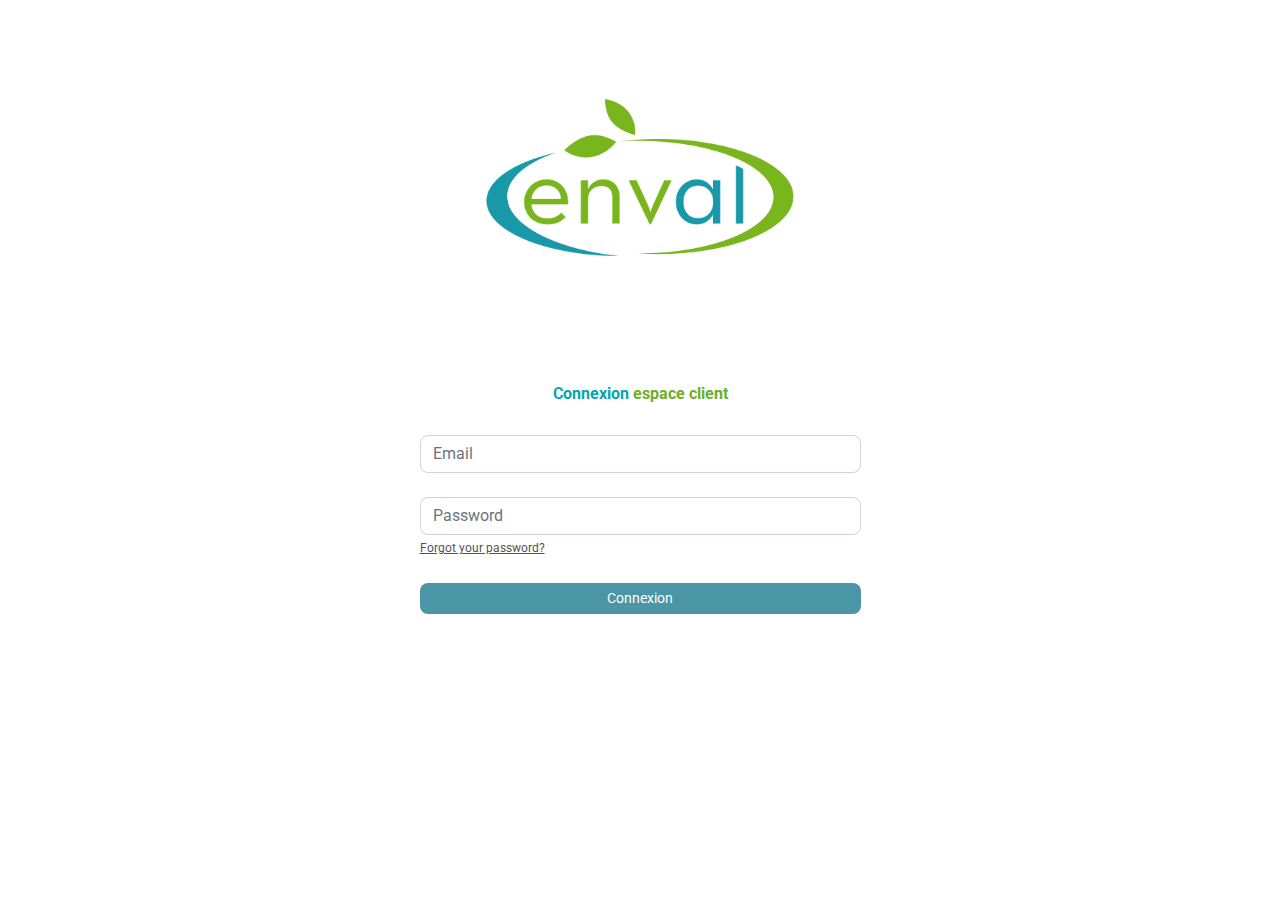
<file: index.html>
<!DOCTYPE html>
<html lang="en">

<head>
    <meta charset="UTF-8">
    <meta http-equiv="X-UA-Compatible" content="IE=edge">
    <meta name="viewport" content="width=device-width, initial-scale=1.0">
    <link href="https://cdn.jsdelivr.net/npm/bootstrap@5.0.2/dist/css/bootstrap.min.css" rel="stylesheet"
        integrity="sha384-EVSTQN3/azprG1Anm3QDgpJLIm9Nao0Yz1ztcQTwFspd3yD65VohhpuuCOmLASjC" crossorigin="anonymous">
    <link rel="stylesheet" href="./css/bootstrap.min.css">
    <link
        href="https://fonts.googleapis.com/css2?family=Bai+Jamjuree:wght@400;600&family=DM+Sans:wght@400;700&family=Roboto:wght@100&display=swap"
        rel="stylesheet">
    <link rel="stylesheet" href="styles.css">
    <title>Connexion</title>
</head>

<body>

    <div class="container  mt-5">
        <header>
            <div class=" " >
                <img src="images/inval.png" style="width: 40%;" alt="logo enval" id="logo">
            <p ><strong><span class="blue">Connexion</span> <span class="green"> espace client</span></strong></p>
            </div>
            
        </header>

        
        <div class="container text-center col-5">
            <form class="">

                <div class="text-center ">
                    <input class="form-control  rounded-3" type="text" placeholder="Email"
                        aria-label=" example">
                </div>

                <div class=" mt-4 text-center "><input class="form-control  rounded-3" type="text"
                        placeholder="Password" aria-label=" example">
                    <div class="text-start">
                    <span><a href="htt" class="">Forgot your password?</a></span>
                    </div>
                </div>
                <div class="d-grid text-center">
                    <button class="btn mt-4 btn-sm rounded-3" type="button"><a href="dashe.html">Connexion</a></button>

                </div>

            </form>
        </div>


    </div>
    
</body>

</html>
</file>
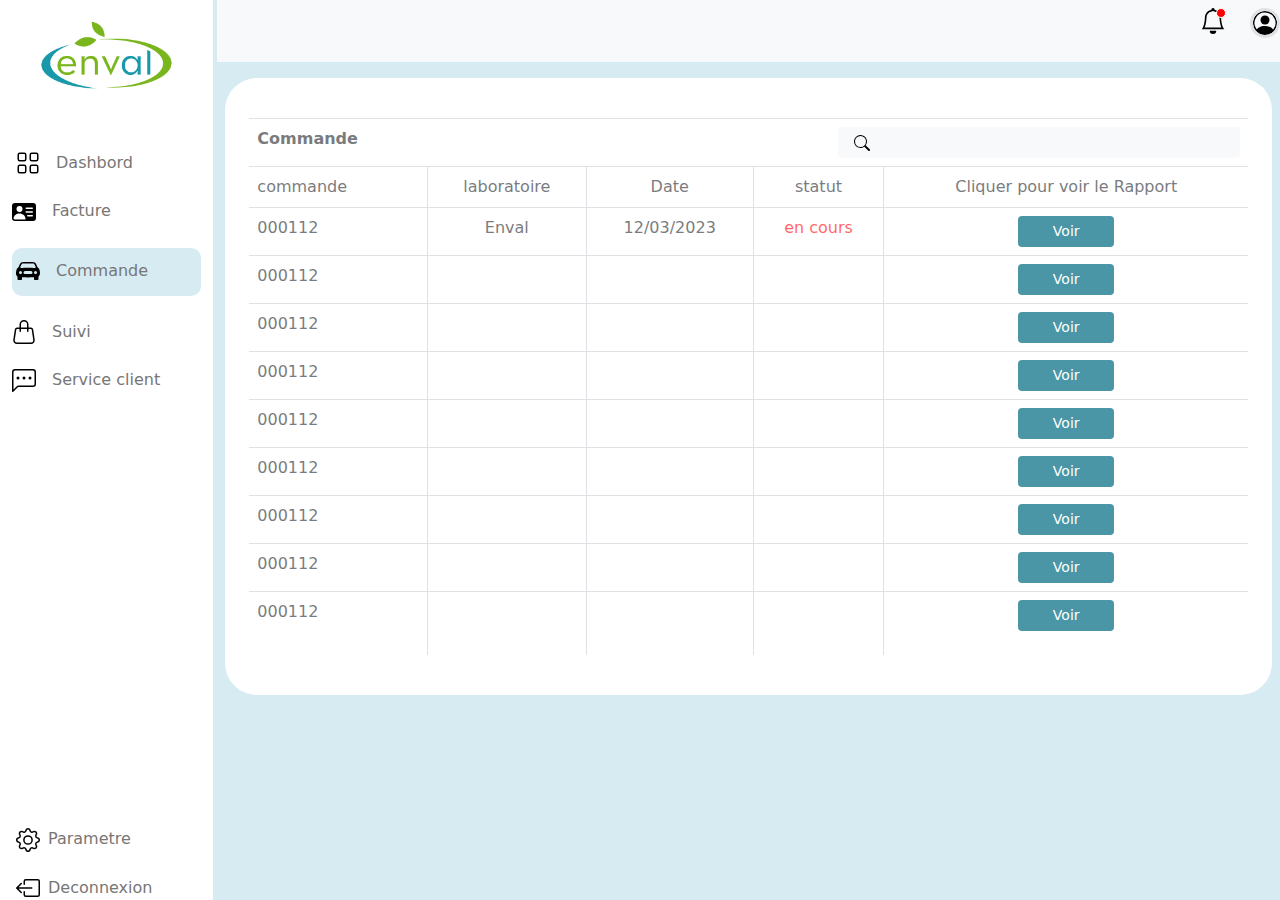
<file: command.html>
<!DOCTYPE html>
<html lang="en">

<head>
    <meta charset="UTF-8">
    <meta http-equiv="X-UA-Compatible" content="IE=edge">
    <meta name="viewport" content="width=device-width, initial-scale=1.0">
    <title>Commande</title>
    <link rel="preconnect" href="https://fonts.googleapis.com">
    <link rel="preconnect" href="https://fonts.gstatic.com" crossorigin>
    <link
        href="https://fonts.googleapis.com/css2?family=Bai+Jamjuree:wght@400;600&family=DM+Sans:wght@400;700&family=Roboto:wght@100&display=swap"
        rel="stylesheet">
    <link href="https://cdn.jsdelivr.net/npm/bootstrap@5.0.2/dist/css/bootstrap.min.css" rel="stylesheet"
        integrity="sha384-EVSTQN3/azprG1Anm3QDgpJLIm9Nao0Yz1ztcQTwFspd3yD65VohhpuuCOmLASjC" crossorigin="anonymous">
        <link rel="stylesheet" href="./css/bootstrap.min.css">
    <link rel="stylesheet" href="style.css">
</head>

<body>
    <div class="container-fluid">
        <div class="row">
            <div id="example1" class=" col-2 sidebar bg-white"
                style="height: 100vh;" >
                <div class="">
                    <div class="row">
                        <img src="images/inval.png" style="width: 110%;" alt="logo enval" class="d-none d-lg-inline">
                        <ul class=" ">
                            <li class="list-group pt-4"><a href="dashe.html" class="ps-1 "><img src="images/decon.svg"
                                        class="me-3" alt=""><span class="d-none d-lg-inline ">Dashbord</span> </a></li>
                            <li class="list-group pt-4"><a href="facture.html"><img src="images/fact.svg"
                                        class="me-3" alt=""><span class="d-none d-lg-inline">Facture</span> </a></li>
                            <li class="list-group pt-4"><a href="command.html" class="sign ps-1"><img src="images/voit.svg"
                                        class="me-3" alt=""><span class="d-none d-lg-inline ">Commande</span></a></li>
                            <li class="list-group pt-4  "><a href="suivi.html" ><img
                                        src="images/suivie.svg" class="me-3" alt=""><span
                                        class="d-none d-lg-inline">Suivi</span> </a></li>
                            <li class="list-group pt-4"><a href="service.html"><img src="images/suivi.svg"
                                        class="me-3" alt=""><span class="d-none d-lg-inline">Service client</span> </a>
                            </li>
                            <div class="position-absolute bottom-0">
                                <li class="list-group ps-1 " style="margin-top:23rem;"><a href="#"><img
                                            src="images/parametre.svg" class="me-2" alt=""><span
                                            class="d-none d-lg-inline">Parametre</span> </a></li>

                                <li class="list-group ps-1  pt-4"><a href="index.html"><img src="images/card.svg"
                                            class="me-2" alt=""><span class="d-none d-lg-inline ">Deconnexion</span>
                                    </a>
                                </li>
                            </div>

                        </ul>

                    </div>

                </div>

            </div>

            <div class="col-sm-10">
                <div class="ms-1">
                    <div class="row">

                        <nav class="navbar bg-light d-flex justify-content-end navbar-expand position-relative ">
                           
                            <ul class="">


                                <div class="d-flex clas">

                                    <li class="list-group "> <img src="images/cloch.svg" alt="" class="  icon">
                                    </li>
                                    <div class="circle ">
                                    </div>
                                    <div class="flex-shrink-0 ms-4">
                                        <img src="images/profil.svg" alt="Generic placeholder image"
                                            class="img-fluid rounded-circle border  border-3" style="width: 30px;">
                                    </div>
                                </div>
                            </ul>
                        </nav>
                        <div class="d-block justify-content-start  d-sm-none w-25 position-absolute " style="top:-20px">
                            <a href="#example1"> <svg xmlns="http://www.w3.org/2000/svg" width="14" height="16"
                                    fill="currentColor" class="bi bi-list" viewBox="0 0 16 16" style="width:3rem;">
                                    <path fill-rule="evenodd"
                                        d="M2.5 12a.5.5 0 0 1 .5-.5h10a.5.5 0 0 1 0 1H3a.5.5 0 0 1-.5-.5zm0-4a.5.5 0 0 1 .5-.5h10a.5.5 0 0 1 0 1H3a.5.5 0 0 1-.5-.5zm0-4a.5.5 0 0 1 .5-.5h10a.5.5 0 0 1 0 1H3a.5.5 0 0 1-.5-.5z" />
                                </svg></a>
                        </div>
                </div>
                <div class="ms-2 me-2"> 
                    <div class="row mt-3 p-4 bg-white rounded-5 table-responsive-sm table-responsive-lg">
                    <table class="table tablea">
                        <tr>
                            <td colspan="5"></td>
                           

                        </tr>
                        <tr>
                            <td class="opac"><strong>Commande</strong> </td>
                           
                            <td colspan="4">
                                <div class="d-flex justify-content-end "> <input type="text" name="" placeholder="" style="font-family:bootstrap-icons;"
                                    class="form-control-sm icon-search bg-light border-0 ps-5"></div>
                            </td>

                        </tr>
                        <tr class="opac">
                            <td>commande</td>
                            <td class="border border-end text-center">laboratoire</td>
                            <td class="border border-end text-center">Date</td>
                            <td class="border border-end text-center">statut</td>
                            <td class="text-center">Cliquer pour voir le Rapport</td>
                        </tr>
                        <tr class="">
                            <td class="opac">000112</td>
                            <td class="border border-end text-center opac">Enval</td>
                            <td class="border border-end text-center opac">12/03/2023</td>
                            <td class="border border-end text-center opac" style="color:red">en cours</td>
                            <td class=" text-center"><a href="suividetaille.html"><button
                                        class="btn btn-sm clic ">Voir</button></a></td>
                        </tr>
                        <tr>
                            <td class="opac">000112</td>
                            <td class="border border-end opac"></td>
                            <td class="border border-end opac"></td>
                            <td class="border border-end opac"></td>
                            <td class=" text-center "><a href="suividetaille.html"><button
                                        class="btn btn-sm clic">Voir</button></a></td>
                        </tr>
                        <tr>
                            <td class="opac">000112</td>
                            <td class="border border-end opac"></td>
                            <td class="border border-end opac"></td>
                            <td class="border border-end opac"></td>
                            <td class=" text-center"><a href="suividetaille.html"><button
                                        class="btn btn-sm clic">Voir</button></a></td>
                        </tr>
                        <tr>
                            <td class="opac">000112</td>
                            <td class="border border-end opac"></td>
                            <td class="border border-end opac"></td>
                            <td class="border border-end opac"></td>
                            <td class=" text-center"><a href="suividetaille.html"><button
                                        class="btn btn-sm clic">Voir</button></a></td>
                        </tr>
                        <tr>
                            <td class="opac">000112</td>
                            <td class="border border-end opac"></td>
                            <td class="border border-end opac"></td>
                            <td class="border border-end opac"></td>
                            <td class=" text-center"><a href="suividetaille.html"><button
                                        class="btn btn-sm clic">Voir</button></a></td>
                        </tr>
                        <tr>
                            <td class="opac">000112</td>
                            <td class="border border-end opac"></td>
                            <td class="border border-end opac"></td>
                            <td class="border border-end opac"></td>
                            <td class=" text-center"><a href="suividetaille.html"><button
                                        class="btn btn-sm clic">Voir</button></a></td>
                        </tr>
                        <tr>
                            <td class="opac">000112</td>
                            <td class="border border-end opac"></td>
                            <td class="border border-end opac"></td>
                            <td class="border border-end opac"></td>
                            <td class=" text-center"><a href="suividetaille.html"><button
                                        class="btn btn-sm clic">Voir</button></a></td>
                        </tr>
                        <tr>
                            <td class="ms-2 opac">000112</td>
                            <td class="border border-end opac"></td>
                            <td class="border border-end"></td>
                            <td class="border border-end"></td>
                            <td class="text-center"><a href="suividetaille.html"><button
                                        class="btn btn-sm clic">Voir</button></a></td>
                        </tr>
                        <tr>
                            <td class="border-end border-bottom-0 opac">000112</td>
                            <td class=" border-end border-bottom-0"></td>
                            <td class=" border-end border-bottom-0"></td>
                            <td class=" border-end p-0 border-bottom-0"></td>
                            <td class="text-center border-bottom-0"><a href="suividetaille.html"><button
                                        class="btn btn-sm clic">Voir</button></a></td>
                        </tr>
                        <tr class="">
                            <td class="border-end border-bottom-0"></td>
                            <td class=" border-end border-bottom-0"></td>
                            <td class=" border-end border-bottom-0"></td>
                            <td class=" border-end border-bottom-0"></td>
                            <td class="text-center border-bottom-0"></td>
                        </tr>

                    </table>



                </div></div>
               
            </div>








        </div>
    </div>
    </div>
</body>

</html>
</file>
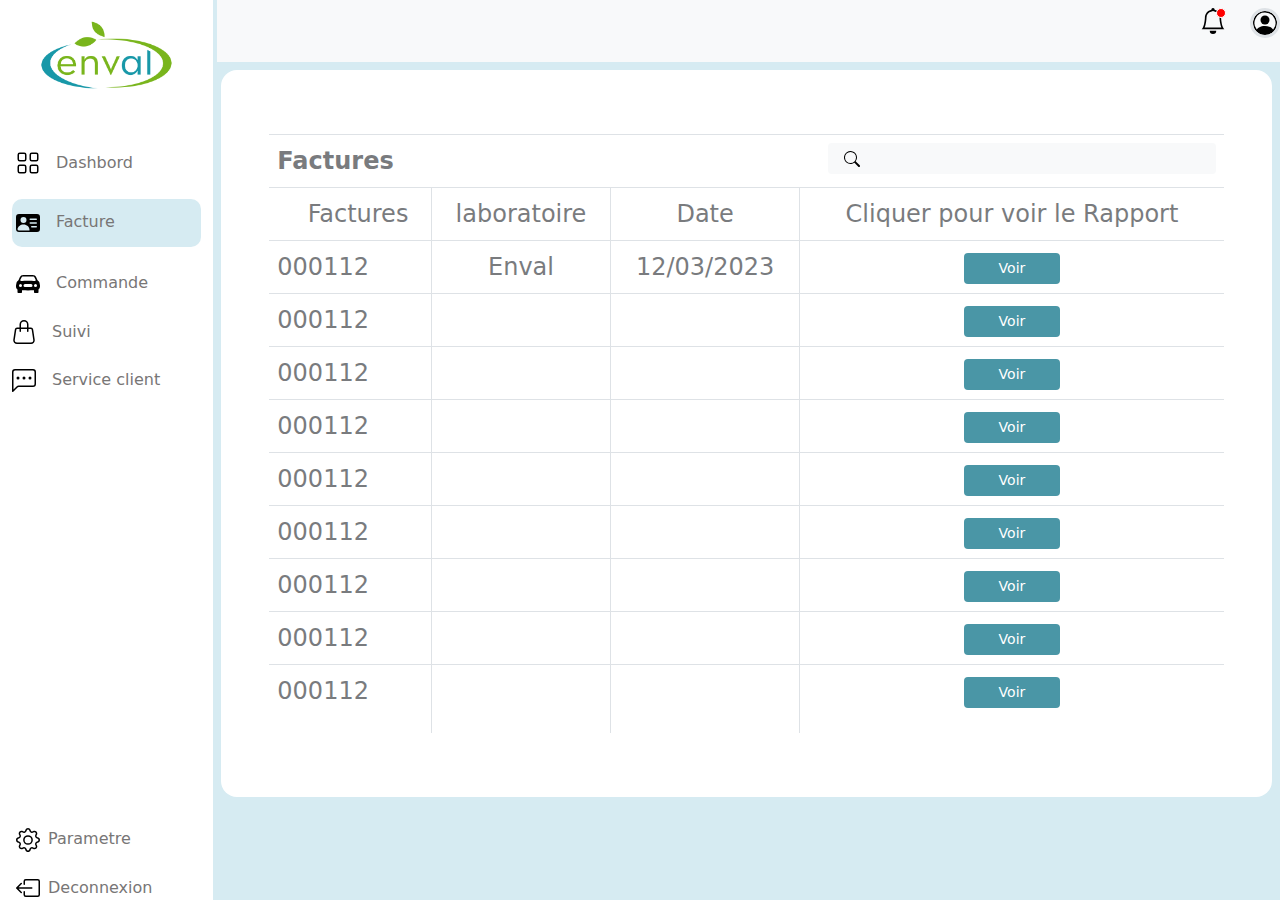
<file: facture.html>
<!DOCTYPE html>
<html lang="en">

<head>
    <meta charset="UTF-8">
    <meta http-equiv="X-UA-Compatible" content="IE=edge">
    <meta name="viewport" content="width=device-width, initial-scale=1.0">
    <link href="https://cdn.jsdelivr.net/npm/bootstrap@5.0.2/dist/css/bootstrap.min.css" rel="stylesheet"
        integrity="sha384-EVSTQN3/azprG1Anm3QDgpJLIm9Nao0Yz1ztcQTwFspd3yD65VohhpuuCOmLASjC" crossorigin="anonymous">
    <link rel="stylesheet" href="./css/bootstrap.min.css">
    <link rel="stylesheet" href="style.css">


    <title>Facture</title>

</head>

<body>
    <div class="container-fluid">
        <div class="row  ">
            <div id="example1" class=" col-2 col-lg-2 col-md-2 sidebar bg-white "
            style="height: 100vh;">
            <div class="">
                <div class="row">
                    <img src="images/inval.png" style="width: 110%;" alt="logo enval" class="d-none d-lg-inline">
                    <ul class=" ">
                        <li class="list-group pt-4"><a href="dashe.html" class="ps-1 "><img src="images/decon.svg"
                            class="me-3" alt=""><span class="d-none d-lg-inline ">Dashbord</span> </a></li>
                <li class="list-group pt-4"><a href="facture.html" class="sign ps-1"><img src="images/fact.svg"
                            class="me-3" alt=""><span class="d-none d-lg-inline">Facture</span> </a></li>
                <li class="list-group pt-4"><a href="command.html" class=" ps-1"><img src="images/voit.svg"
                            class="me-3" alt=""><span class="d-none d-lg-inline ">Commande</span></a></li>
                <li class="list-group pt-4  "><a href="suivi.html" ><img
                            src="images/suivie.svg" class="me-3" alt=""><span
                            class="d-none d-lg-inline">Suivi</span> </a></li>
                <li class="list-group pt-4"><a href="service.html"><img src="images/suivi.svg"
                            class="me-3" alt=""><span class="d-none d-lg-inline">Service client</span> </a>
                </li>
                        <div class="position-absolute bottom-0">
                            <li class="list-group ps-1 " style="margin-top:23rem;"><a href="#"><img
                                        src="images/parametre.svg" class="me-2" alt=""><span
                                        class="d-none d-lg-inline">Parametre</span> </a></li>

                            <li class="list-group ps-1  pt-4"><a href="index.html"><img src="images/card.svg"
                                        class="me-2" alt=""><span class="d-none d-lg-inline ">Deconnexion</span>
                                </a>
                            </li>
                        </div>

                    </ul>

                </div>

            </div>

        </div>
            <div class="col-sm-10">
                <div class="ms-1">
                    <div class="row ">

                        <nav class="navbar bg-light d-flex justify-content-end navbar-expand position-relative ">
                           
                            <ul class="">


                                <div class="d-flex clas">

                                    <li class="list-group "> <img src="images/cloch.svg" alt="" class="  icon">
                                    </li>
                                    <div class="circle ">
                                    </div>
                                    <div class="flex-shrink-0 ms-4">
                                        <img src="images/profil.svg" alt="Generic placeholder image"
                                            class="img-fluid rounded-circle border  border-3" style="width: 30px;">
                                    </div>
                                </div>
                            </ul>
                        </nav>
                        <div class="d-block justify-content-start  d-sm-none w-25 position-absolute " style="top:-20px">
                            <a href="#example1"> <svg xmlns="http://www.w3.org/2000/svg" width="14" height="16"
                                    fill="currentColor" class="bi bi-list" viewBox="0 0 16 16" style="width:3rem;">
                                    <path fill-rule="evenodd"
                                        d="M2.5 12a.5.5 0 0 1 .5-.5h10a.5.5 0 0 1 0 1H3a.5.5 0 0 1-.5-.5zm0-4a.5.5 0 0 1 .5-.5h10a.5.5 0 0 1 0 1H3a.5.5 0 0 1-.5-.5zm0-4a.5.5 0 0 1 .5-.5h10a.5.5 0 0 1 0 1H3a.5.5 0 0 1-.5-.5z" />
                                </svg></a>
                        </div>
                    </div>


                </div>
                <div class="ms-2 me-2">
                    <div class="row lab bg-white mt-2  div p-5 table-responsive-sm table-responsive-lg">
                        <table class=" table">

                            <tr>
                                <td colspan="6"></td>


                            </tr>

                            <tr class="">
                                <td colspan="" class="opac"><strong> Factures</strong>
                                </td>
                                <td colspan="5">
                                    <div class="d-flex justify-content-end">
                                        <input type="text" name=""placeholder=""style="font-family:bootstrap-icons;"
                                           class="form-control-sm icon-search bg-light border-0 ps-5 ">
                                   </div>
                                </td>

                            </tr>
                            <tr class="text-center">
                                <td class="opac ps-4">Factures</td>
                                <td colspan="2" class="opac border-start border-end text-center">laboratoire</td>
                                <td class="border-end text-center opac">Date</td>
                                <td class="text-center opac ">Cliquer pour voir le Rapport</td>
                            </tr>
                            <tr >
                                <td class="opac">000112</td>
                                <td colspan="2" class="opac border-start border-end text-center">Enval</td>
                                <td class="border-end text-center opac">12/03/2023</td>

                                <td class=" text-center"><a href=""><button class="btn btn-sm clic ">Voir</button></a>
                                </td>
                            </tr>
                            <tr>
                                <td class="opac">000112</td>
                                <td colspan="2" class="border border-end opac"></td>
                                <td class="border border-end"></td>

                                <td class=" text-center"><a href=""><button class="btn btn-sm clic">Voir</button></a>
                                </td>
                            </tr>
                            <tr>
                                <td class="opac">000112</td>
                                <td colspan="2" class="border-start border-end opac"></td>
                                <td class=" border-end"></td>

                                <td class=" text-center"><a href=""><button class="btn btn-sm clic">Voir</button></a>
                                </td>
                            </tr>
                            <tr>
                                <td class="opac">000112</td>
                                <td colspan="2" class="border-start border-end"></td>
                                <td class="border-end"></td>

                                <td class=" text-center"><a href=""><button class="btn btn-sm clic">Voir</button></a>
                                </td>
                            </tr>
                            <tr>
                                <td class="opac">000112</td>
                                <td colspan="2" class="border-start border-end opac"></td>
                                <td class=" border-end opac"></td>

                                <td class=" text-center"><a href=""><button class="btn btn-sm clic">Voir</button></a>
                                </td>
                            </tr>
                            <tr>
                                <td class="opac">000112</td>
                                <td colspan="2" class="border-start border-end opac"></td>
                                <td class=" border-end opac"></td>

                                <td class=" text-center"><a href=""><button class="btn btn-sm clic">Voir</button></a>
                                </td>
                            </tr>
                            <tr>
                                <td class="opac">000112</td>
                                <td colspan="2" class="border-start border-end opac"></td>
                                <td class=" border-end opac"></td>

                                <td class=" text-center"><button class="btn btn-sm clic">Voir</button></a>
                                </td>
                            </tr>
                            <tr>
                                <td class="ms-2 opac">000112</td>
                                <td colspan="2" class="border-start border-end opac"></td>
                                <td class=" border-end opac"></td>

                                <td class="text-center"><a href=""><button class="btn btn-sm clic">Voir</button></a>
                                </td>
                            </tr>
                            <tr>
                                <td class="border-bottom-0 opac">000112</td>
                                <td colspan="2" class="opac border-start border-end border-bottom-0"></td>
                                <td class=" border-end border-bottom-0"></td>

                                <td class=" text-center border-bottom-0 "><a href=""><button
                                            class="btn btn-sm clic">Voir</button></a></td>
                            </tr>
                            <tr class="">
                                <td class="border-bottom-0 "></td>
                                <td colspan="2" class="border-start border-end border-bottom-0"></td>
                                <td class="border-end border-bottom-0"></td>

                                <td class="text-center border-bottom-0"></td>
                            </tr>

                        </table>

                    </div>

                </div>

            </div>




        </div>
    </div>

</body>

</html>
</file>
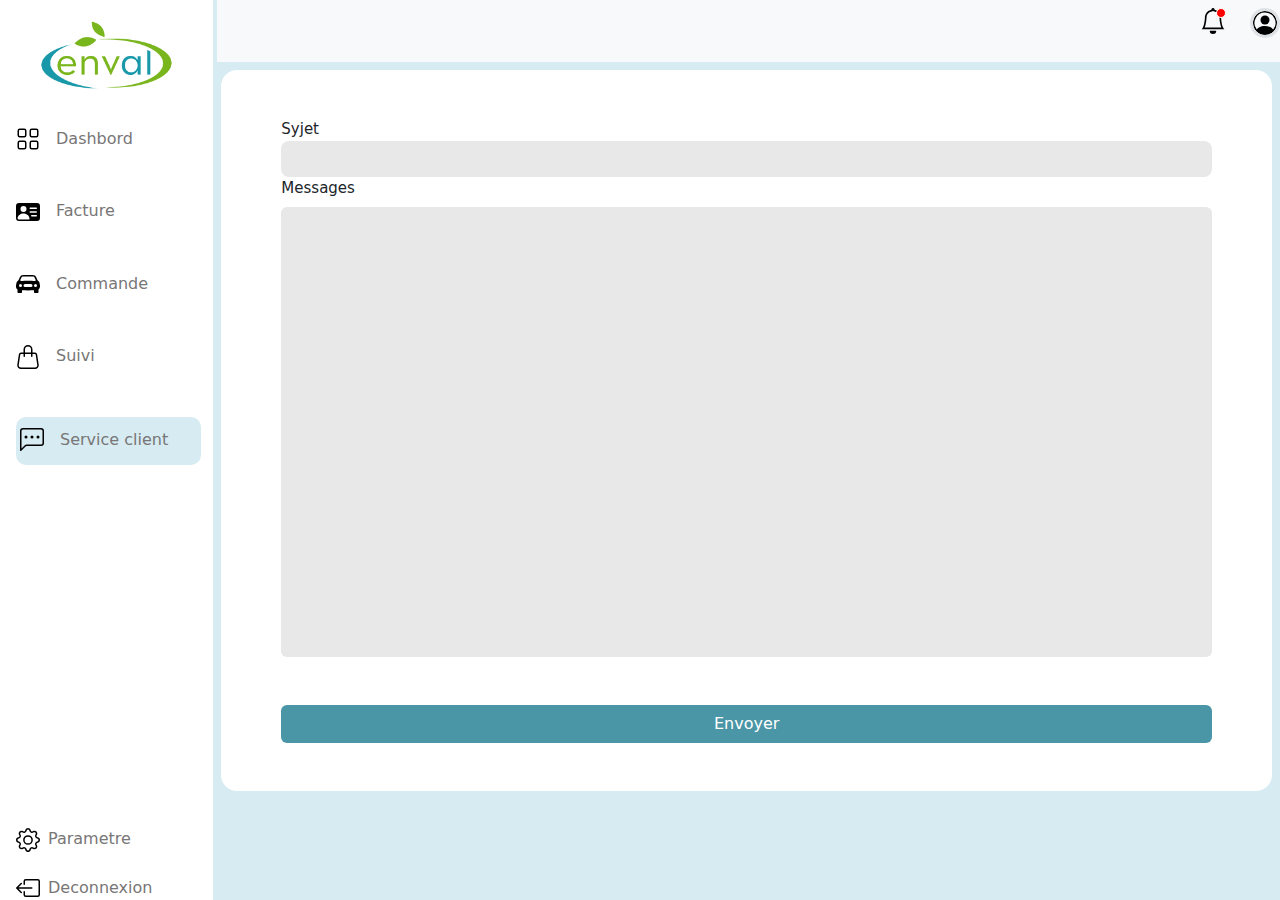
<file: service.html>
<!DOCTYPE html>
<html lang="en">

<head>
    <meta charset="UTF-8">
    <meta http-equiv="X-UA-Compatible" content="IE=edge">
    <meta name="viewport" content="width=device-width, initial-scale=1.0">
    <title>Service</title>
    <link href="https://cdn.jsdelivr.net/npm/bootstrap@5.0.2/dist/css/bootstrap.min.css" rel="stylesheet"
        integrity="sha384-EVSTQN3/azprG1Anm3QDgpJLIm9Nao0Yz1ztcQTwFspd3yD65VohhpuuCOmLASjC" crossorigin="anonymous">
    <link rel="stylesheet" href="./css/bootstrap.min.css">
    <link rel="stylesheet" href="style.css">
</head>

<body>
    <div class="container-fluid">
        <div class="row">
            <div id="example1" class=" col-2 col-lg-2 col-md-2 sidebar bg-white"
                style="height: 100vh;">
                <div class="">
                    <div class="row">
                        <img src="images/inval.png" style="width: 110%;" alt="logo enval" class="d-none d-lg-inline">
                        <ul class=" ">
                            <li class="list-group"><a href="dashe.html" class="ps-1 "><img src="images/decon.svg"
                                        class="me-3" alt=""><span class="d-none d-lg-inline ">Dashbord</span> </a></li>
                            <li class="list-group pt-5 ps-1"><a href="facture.html"><img src="images/fact.svg"
                                        class="me-3" alt=""><span class="d-none d-lg-inline">Facture</span> </a></li>
                            <li class="list-group pt-5  ps-1"><a href="command.html"><img src="images/voit.svg"
                                        class="me-3" alt=""><span class="d-none d-lg-inline ">Commande</span></a></li>
                            <li class="list-group pt-5  ps-1"><a href="suivi.html"><img src="images/suivie.svg"
                                        class="me-3" alt=""><span class="d-none d-lg-inline">Suivi</span> </a></li>
                            <li class="list-group pt-5  ps-1 "><a href="service.html" class="sign ps-1"><img
                                        src="images/suivi.svg" class="me-3" alt=""><span
                                        class="d-none d-lg-inline">Service client</span> </a>
                            </li>
                            <div class="position-absolute bottom-0">
                                <li class="list-group ps-1 " style="margin-top:23rem;"><a href="#"><img
                                            src="images/parametre.svg" class="me-2" alt=""><span
                                            class="d-none d-lg-inline">Parametre</span> </a></li>

                                <li class="list-group ps-1  pt-4"><a href="index.html"><img src="images/card.svg"
                                            class="me-2" alt=""><span class="d-none d-lg-inline ">Deconnexion</span>
                                    </a>
                                </li>
                            </div>

                        </ul>

                    </div>

                </div>

            </div>
            <div class="col-sm-10">
                <div class="ms-1">
                    <div class="row ">

                        <nav class="navbar bg-light d-flex justify-content-end navbar-expand position-relative ">

                            <ul class="">


                                <div class="d-flex clas">

                                    <li class="list-group "> <img src="images/cloch.svg" alt="" class="  icon">
                                    </li>
                                    <div class="circle ">
                                    </div>
                                    <div class="flex-shrink-0 ms-4">
                                        <img src="images/profil.svg" alt="Generic placeholder image"
                                            class="img-fluid rounded-circle border  border-3" style="width: 30px;">
                                    </div>
                                </div>
                            </ul>
                        </nav>
                        <div class="d-block justify-content-start  d-sm-none w-25 position-absolute " style="top:-20px">
                            <a href="#example1"> <svg xmlns="http://www.w3.org/2000/svg" width="14" height="16"
                                    fill="currentColor" class="bi bi-list" viewBox="0 0 16 16" style="width:3rem;">
                                    <path fill-rule="evenodd"
                                        d="M2.5 12a.5.5 0 0 1 .5-.5h10a.5.5 0 0 1 0 1H3a.5.5 0 0 1-.5-.5zm0-4a.5.5 0 0 1 .5-.5h10a.5.5 0 0 1 0 1H3a.5.5 0 0 1-.5-.5zm0-4a.5.5 0 0 1 .5-.5h10a.5.5 0 0 1 0 1H3a.5.5 0 0 1-.5-.5z" />
                                </svg></a>
                        </div>
                    </div>

                </div>
                <div class="ms-2 me-2">
                    <div class="row bg-white  mt-2 roun p-5">
                        <div>
                            <label for="text">Syjet</label>
                            <input type="text" name="" class="form-control rounded-3 border-0 back ">
                        </div>
                        <div class="mb-5">
                            <label for="exampleFormControlTextarea1" class="form-label">Messages</label>
                            <textarea class="form-control back border-0" id="exampleFormControlTextarea1" rows="2"
                                style="height:  50vh;"></textarea>
                        </div>
                        <div class="d-grid gap-2">
                            <button class="btn btnn" type="submit"><a href="sillimanaborahma@gmail.com"
                                    class="Env">Envoyer</a></button>
                        </div>
                    </div>
                </div>



            </div>
        </div>

    </div>
</body>

</html>
</file>
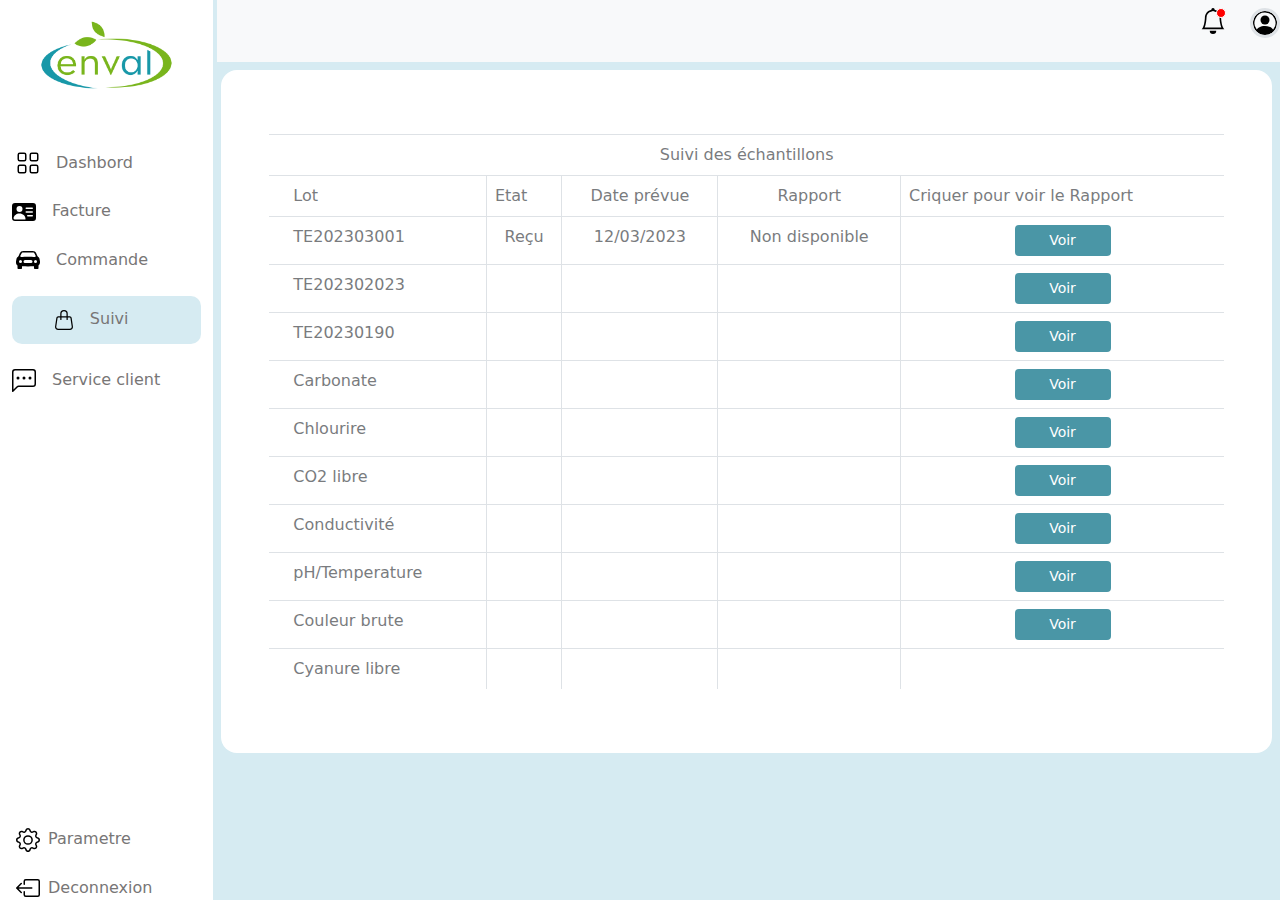
<file: suivi.html>
<!DOCTYPE html>
<html lang="en">

<head>
    <meta charset="UTF-8">
    <meta http-equiv="X-UA-Compatible" content="IE=edge">
    <meta name="viewport" content="width=device-width, initial-scale=1.0">
    <title>Suivi</title>
    <link href="https://cdn.jsdelivr.net/npm/bootstrap@5.0.2/dist/css/bootstrap.min.css" rel="stylesheet"
        integrity="sha384-EVSTQN3/azprG1Anm3QDgpJLIm9Nao0Yz1ztcQTwFspd3yD65VohhpuuCOmLASjC" crossorigin="anonymous">
        <link rel="stylesheet" href="./css/bootstrap.min.css">
    <link rel="stylesheet" href="style.css">
</head>

<body>
    <div class="container-fluid">
        <div class="row">
            <div id="example1" class=" col-2 col-lg-2 col-md-2 sidebar bg-white"
                style="height: 100vh;">
                <div class="">
                    <div class="row">
                        <img src="images/inval.png" style="width: 110%;" alt="logo enval" class="d-none d-lg-inline">
                        <ul class=" ">
                            <li class="list-group pt-4"><a href="dashe.html" class="ps-1 "><img src="images/decon.svg"
                                class="me-3" alt=""><span class="d-none d-lg-inline ">Dashbord</span> </a></li>
                    <li class="list-group pt-4"><a href="facture.html"><img src="images/fact.svg"
                                class="me-3" alt=""><span class="d-none d-lg-inline">Facture</span> </a></li>
                    <li class="list-group pt-4"><a href="command.html" class=" ps-1"><img src="images/voit.svg"
                                class="me-3" alt=""><span class="d-none d-lg-inline ">Commande</span></a></li>
                    <li class="list-group pt-4  "><a href="suivi.html" class="sign"><img
                                src="images/suivie.svg" class="me-3 ps-1" alt=""><span
                                class="d-none d-lg-inline">Suivi</span> </a></li>
                    <li class="list-group pt-4"><a href="service.html"><img src="images/suivi.svg"
                                class="me-3" alt=""><span class="d-none d-lg-inline">Service client</span> </a>
                    </li>
                            <div class="position-absolute bottom-0">
                                <li class="list-group ps-1 " style="margin-top:23rem;"><a href="#"><img
                                            src="images/parametre.svg" class="me-2" alt=""><span
                                            class="d-none d-lg-inline">Parametre</span> </a></li>

                                <li class="list-group ps-1  pt-4"><a href="index.html"><img src="images/card.svg"
                                            class="me-2" alt=""><span class="d-none d-lg-inline ">Deconnexion</span>
                                    </a>
                                </li>
                            </div>

                        </ul>

                    </div>

                </div>

            </div>
            <div class="col-sm-10">
                <div class="ms-1">
                    <div class="row ">

                        <nav class="navbar bg-light d-flex justify-content-end navbar-expand position-relative ">
                           
                            <ul class="">


                                <div class="d-flex clas">

                                    <li class="list-group "> <img src="images/cloch.svg" alt="" class="  icon">
                                    </li>
                                    <div class="circle ">
                                    </div>
                                    <div class="flex-shrink-0 ms-4">
                                        <img src="images/profil.svg" alt="Generic placeholder image"
                                            class="img-fluid rounded-circle border  border-3" style="width: 30px;">
                                    </div>
                                </div>
                            </ul>
                        </nav>
                        <div class="d-block justify-content-start  d-sm-none w-25 position-absolute " style="top:-20px">
                            <a href="#example1"> <svg xmlns="http://www.w3.org/2000/svg" width="14" height="16"
                                    fill="currentColor" class="bi bi-list" viewBox="0 0 16 16" style="width:3rem;">
                                    <path fill-rule="evenodd"
                                        d="M2.5 12a.5.5 0 0 1 .5-.5h10a.5.5 0 0 1 0 1H3a.5.5 0 0 1-.5-.5zm0-4a.5.5 0 0 1 .5-.5h10a.5.5 0 0 1 0 1H3a.5.5 0 0 1-.5-.5zm0-4a.5.5 0 0 1 .5-.5h10a.5.5 0 0 1 0 1H3a.5.5 0 0 1-.5-.5z" />
                                </svg></a>
                        </div>
                    </div>
                </div>
                <div class="ms-2 me-2">
                    <div class="row bg-white mt-2  div p-5 table-responsive-sm table-responsive-lg ">
                        <table class="table ">
                            <tr>
                                <td></td>
                                <td></td>
                                <td></td>
                                <td></td>
                                <td></td>
                                <td></td>
                            </tr>
                            <tr class="text-center">
                                
                                <td colspan="6" class="text-center opac">Suivi des échantillons</td>
                               
                            </tr>
                            <tr class="opac">
                                <td class="ps-4 ">Lot</td>
                                <td colspan="2" class="border-start border-end ">Etat</td>
    
                                <td class="border-end text-center">Date prévue</td>
                                <td class="border-end text-center">Rapport</td>
                                <td>Criquer pour voir le Rapport</td>
                            </tr>
                            <tr class="">
                                <td class="ps-4 opac">TE202303001</td>
                                <td colspan="2" class="border-start border-end text-center opac">Reçu</td>
                                <td class=" border-end text-center opac">12/03/2023</td>
                                <td class="border-end text-center opac">Non disponible</td>
                                <td class="text-center"><a href="suividetaille.html"><button
                                            class="btn btn-sm clic ">Voir</button></a></td>
    
                            </tr>
                            <tr class="">
                                <td class="ps-4 opac">TE202302023</td>
                                <td colspan="2" class="border-start border-end text-center"></td>
                                <td class=" border-end text-center"></td>
                                <td class=" border-end text-center"></td>
                                <td class="text-center"><a href="suividetaille.html"><button
                                            class="btn btn-sm clic ">Voir</button></a></td>
                            </tr>
                            <tr class="">
                                <td class="ps-4 opac">TE20230190</td>
                                <td colspan="2" class="border-start border-end text-center"></td>
                                <td class=" border-end text-center"></td>
                                <td class=" border-end text-center"></td>
                                <td class="text-center"><a href="suividetaille.html"><button
                                            class="btn btn-sm clic ">Voir</button></a></td>
                            </tr>
                            <tr class="">
                                <td class="ps-4 opac">Carbonate</td>
                                <td colspan="2" class="border-start border-end text-center"></td>
                                <td class=" border-end text-center"></td>
                                <td class=" border-end text-center"></td>
                                <td class="text-center"><a href="suividetaille.html"><button
                                            class="btn btn-sm clic ">Voir</button></a></td>
                            </tr>
                            <tr class="">
                                <td class="ps-4 opac">Chlourire</td>
                                <td colspan="2" class="border-start border-end text-center"></td>
                                <td class="border-end text-center"></td>
                                <td class="border-end text-center"></td>
                                <td class="text-center"><a href="suividetaille.html"><button
                                            class="btn btn-sm clic ">Voir</button></a></td>
                            </tr>
                            <tr class="">
                                <td class="ps-4 opac">CO2 libre</td>
                                <td colspan="2" class="border-start border-end text-center"></td>
                                <td class=" border-end text-center"></td>
                                <td class="border-end text-center"></td>
                                <td class="text-center"><a href="suividetaille.html"><button
                                            class="btn btn-sm clic ">Voir</button></a></td>
                            </tr>
                            <tr class="">
                                <td class="ps-4 opac"> Conductivité</td>
                                <td colspan="2" class="border-start border-end text-center"> </td>
                                <td class="border-end text-center"></td>
                                <td class="border-end text-center"></td>
                                <td class="text-center"><a href="suividetaille.html"><button
                                            class="btn btn-sm clic ">Voir</button></a></td>
                            </tr>
                            <tr class="">
                                <td class="ps-4 opac">pH/Temperature</td>
                                <td colspan="2" class="border-start border-end text-center"></td>
                                <td class="border-end text-center"></td>
                                <td class=" border-end text-center"></td>
                                <td class="text-center"><a href="suividetaille.html"><button
                                            class="btn btn-sm clic ">Voir</button></a></td>
                            </tr>
                            <tr class="">
                                <td class="ps-4 opac">Couleur brute</td>
                                <td colspan="2" class="border-start border-end text-center"></td>
                                <td class=" border-end text-center"></td>
                                <td class=" border-end text-center"></td>
                                <td class="text-center"><a href="suividetaille.html"><button
                                            class="btn btn-sm clic ">Voir</button></a></td>
                            </tr>
                            <tr class="opac">
                                <td class="ps-4 border-bottom-0">Cyanure libre</td>
                                <td colspan="2" class="border-end border-start text-center border-bottom-0"></td>
                                <td class="border-end text-center border-bottom-0"></td>
                                <td class="border-end text-center border-bottom-0"></td>
                                <td class="border-bottom-0"></td>
                            </tr>
                        </table>
    
                    </div>
                </div>


            </div>
        </div>
    </div>
</body>

</html>
</file>
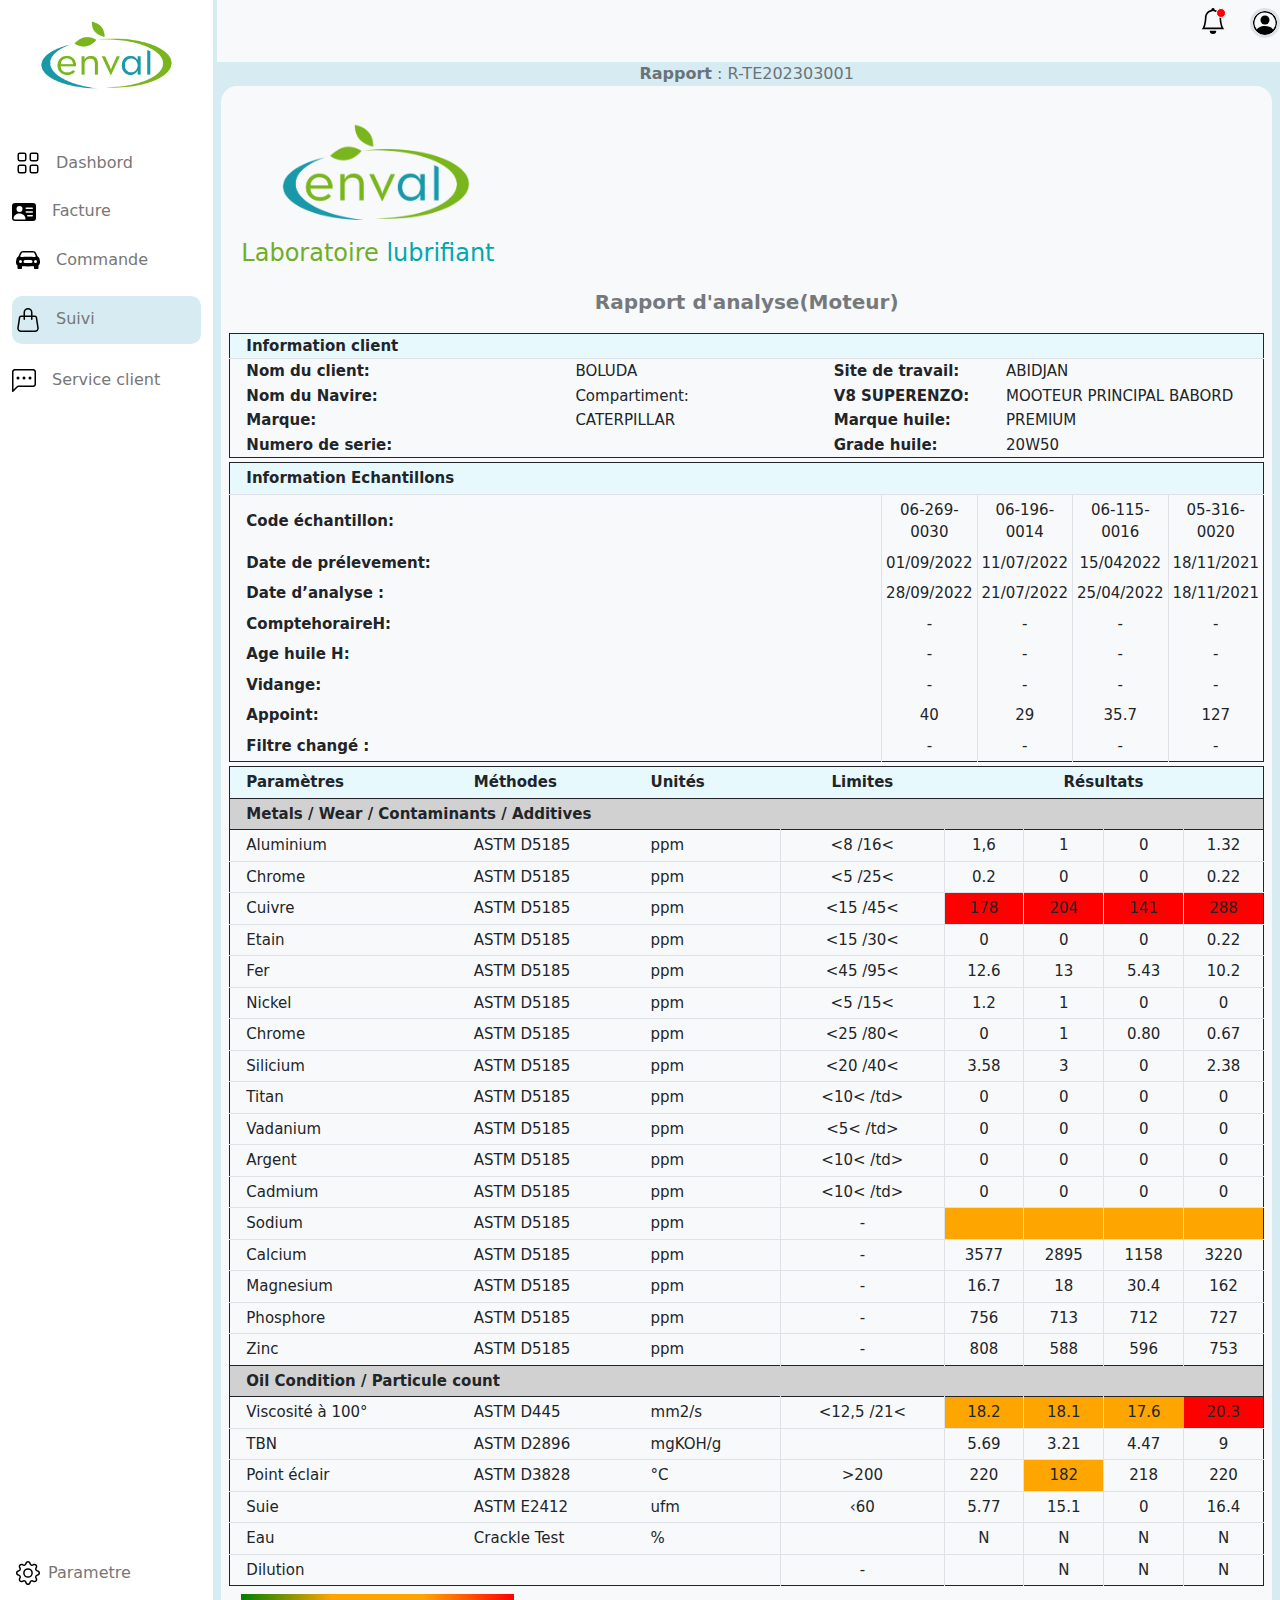
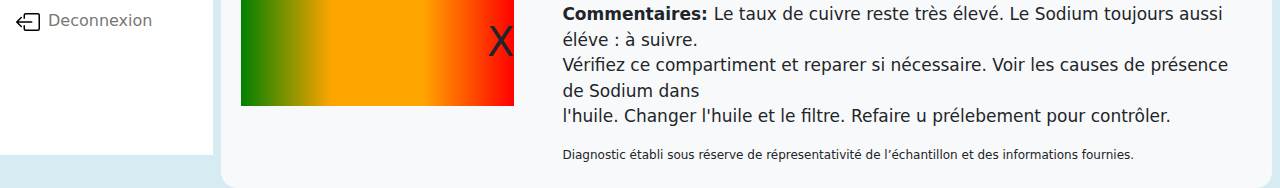
<file: suividetaille.html>
<!DOCTYPE html>
<html lang="en">

<head>
    <meta charset="UTF-8">
    <meta http-equiv="X-UA-Compatible" content="IE=edge">
    <meta name="viewport" content="width=device-width, initial-scale=1.0">
    <title>Voir</title>
    <link href="https://cdn.jsdelivr.net/npm/bootstrap@5.0.2/dist/css/bootstrap.min.css" rel="stylesheet"
        integrity="sha384-EVSTQN3/azprG1Anm3QDgpJLIm9Nao0Yz1ztcQTwFspd3yD65VohhpuuCOmLASjC" crossorigin="anonymous">
    <link rel="stylesheet" href="./css/bootstrap.min.css">
    <link rel="stylesheet" href="style.css">
</head>


</style>

<body>
    <div class="container-fluid">
        <div class="row">
            <div id="example1" class=" col-2 col-lg-2 col-md-2 sidebar bg-white"
                style="height: 195vh;">
                <div class="">
                    <div class="row">
                        <img src="images/inval.png" style="width: 110%;" alt="logo enval" class="d-none d-lg-inline">
                        <ul class=" ">
                            <li class="list-group pt-4"><a href="dashe.html" class="ps-1 "><img src="images/decon.svg"
                                class="me-3" alt=""><span class="d-none d-lg-inline ">Dashbord</span> </a></li>
                    <li class="list-group pt-4"><a href="facture.html"><img src="images/fact.svg"
                                class="me-3" alt=""><span class="d-none d-lg-inline">Facture</span> </a></li>
                    <li class="list-group pt-4"><a href="command.html" class=" ps-1"><img src="images/voit.svg"
                                class="me-3" alt=""><span class="d-none d-lg-inline ">Commande</span></a></li>
                    <li class="list-group pt-4  "><a href="suivi.html" class="sign ps-1"><img
                                src="images/suivie.svg" class="me-3" alt=""><span
                                class="d-none d-lg-inline">Suivi</span> </a></li>
                    <li class="list-group pt-4"><a href="service.html"><img src="images/suivi.svg"
                                class="me-3" alt=""><span class="d-none d-lg-inline">Service client</span> </a>
                    </li>
                            <div class="  mt-5" style="padding-top: 47rem;">

                                <li class="list-group ps-1 " style="margin-top:23rem;"><a href="#"><img
                                            src="images/parametre.svg" class="me-2" alt=""><span
                                            class="d-none d-lg-inline">Parametre</span> </a></li>

                                <li class="list-group ps-1  pt-4"><a href="index.html"><img src="images/card.svg"
                                            class="me-2" alt=""><span class="d-none d-lg-inline ">Deconnexion</span>
                                    </a>
                                </li>


                            </div>

                        </ul>

                    </div>

                </div>

            </div>

            <div class="col-sm-10">
                <div class=" ms-1  ">
                    <div class="row">

                        <nav class="navbar bg-light d-flex justify-content-end navbar-expand position-relative ">
                            <ul class="">
                                <div class="d-flex clas">
                                    <li class="list-group "> <img src="images/cloch.svg" alt="" class="  icon">
                                    </li>
                                    <div class="circle ">
                                    </div>
                                    <div class="flex-shrink-0 ms-4">
                                        <img src="images/profil.svg" alt="Generic placeholder image"
                                            class="img-fluid rounded-circle border  border-3" style="width: 30px;">
                                    </div>
                                </div>
                            </ul>
                        </nav>
                        <div class="d-block justify-content-start  d-sm-none w-25 position-absolute " style="top:-20px">
                            <a href="#example1"> <svg xmlns="http://www.w3.org/2000/svg" width="14" height="16"
                                    fill="currentColor" class="bi bi-list" viewBox="0 0 16 16" style="width:3rem;">
                                    <path fill-rule="evenodd"
                                        d="M2.5 12a.5.5 0 0 1 .5-.5h10a.5.5 0 0 1 0 1H3a.5.5 0 0 1-.5-.5zm0-4a.5.5 0 0 1 .5-.5h10a.5.5 0 0 1 0 1H3a.5.5 0 0 1-.5-.5zm0-4a.5.5 0 0 1 .5-.5h10a.5.5 0 0 1 0 1H3a.5.5 0 0 1-.5-.5z" />
                                </svg></a>
                        </div>
                    </div>
                </div>

                <p class="text-center mb-0 opac"><strong>Rapport</strong> : R-TE202303001</p>

                <div class="ms-2 me-2 pt-0 mt-0">
                    <div class="row bg-light p-2 roun ">
                        <div class="w-lg-25 "><img src="images/inval.png" alt="" style="width: 30vh;" class="img">
                            <p class="lab"><span class="green">Laboratoire </span>
                                <span class="blue">lubrifiant</span>
                            </p>
                        </div>

                        <p class="text-center opac fs-5"><strong>Rapport d'analyse(Moteur)</strong> </p>


                        <table class="border   border-dark">
                            <tr class="bg">
                                <th colspan="8" class="color border-bottom ps-3 "><strong>Information client</strong>
                                </th>
                            </tr>
                            <tr>
                                <td  class="color col-4 ps-3 "><strong>Nom du client:</strong> </td>
                                <td class="">BOLUDA</td>
                                <td><strong>Site de travail:</strong></td>
                                <td>ABIDJAN</td>
                            </tr>
                            <tr>
                                <td  class="color ps-3 "><strong>Nom du Navire:</strong></td>
                                <td class="col-3"> Compartiment:</strong></td>
                                <td> <strong>V8 SUPERENZO:</strong></td>
                                <td>MOOTEUR PRINCIPAL BABORD</td>
                              
                            </tr>
                            <tr>
                                <td   class="color ps-3 "><strong>Marque:</strong></td>
                                <td>CATERPILLAR</td>
                                <td class="col-2"><strong>Marque huile:</strong></td>
                                <td>PREMIUM</td>

                            </tr>
                            <tr>
                                <td  class="color ps-3 "><strong>Numero de serie:</strong></td>
                                <td></td>
                                <td><strong>Grade huile:</strong></td>
                                <td>20W50</td>
                            </tr>
                        </table>
                        <table class="border table-sm border-dark mt-1 ">
                            <thead class="bg">
                                <th colspan="8" class="color border-bottom ps-3">Information Echantillons</th>

                            </thead>
                            <tr>
                                <td class="color ps-3 col-9"><strong>Code échantillon:</strong> </td>

                                <td class="border-start text-center">06-269-0030</td>
                                <td class="border-start text-center">06-196-0014</td>
                                <td class="border-start text-center">06-115-0016</td>
                                <td class="border-start text-center">05-316-0020</td>
                            </tr>
                            <tr>
                                <td class=" ps-3 "><strong>Date de prélevement:</strong></td>
                                <td class="border-start text-center">01/09/2022</td>
                                <td class="border-start text-center">11/07/2022</td>
                                <td class="border-start text-center">15/042022</td>
                                <td class="border-start text-center">18/11/2021</td>
                            </tr>
                            <tr>
                                <td class="color ps-3"><strong>Date d’analyse :</strong></td>
                                <td class="border-start text-center">28/09/2022</td>
                                <td class="border-start text-center">21/07/2022</td>
                                <td class="border-start text-center">25/04/2022</td>
                                <td class="border-start text-center">18/11/2021</td>
                            </tr>
                            <tr>
                                <td class="colo ps-3"><strong>ComptehoraireH:</strong></td>
                                <td class="border-start text-center">-</td>
                                <td class="border-start text-center">-</td>
                                <td class="border-start text-center">-</td>
                                <td class="border-start text-center">-</td>
                            </tr>
                            <tr>
                                <td class="color ps-3"><strong>Age huile H:</strong></td>
                                <td class="border-start text-center">-</td>
                                <td class="border-start text-center">-</td>
                                <td class="border-start text-center">-</td>
                                <td class="border-start text-center">-</td>
                            </tr>
                            <tr>
                                <td class="color ps-3"><strong>Vidange:</strong></td>
                                <td class="border-start text-center">-</td>
                                <td class="border-start text-center">-</td>
                                <td class="border-start text-center">-</td>
                                <td class="border-start text-center">-</td>
                            </tr>
                            <tr>
                                <td class="color ps-3"><strong>Appoint:</strong></td>
                                <td class="border-start text-center">40</td>
                                <td class="border-start text-center">29</td>
                                <td class="border-start text-center">35.7</td>
                                <td class="border-start text-center">127</td>

                            </tr>
                            <tr>
                                <td class="color ps-3"><strong>Filtre changé :</strong></td>
                                <td class="border-start text-center">-</td>
                                <td class="border-start text-center">-</td>
                                <td class="border-start text-center">-</td>
                                <td class="border-start text-center">-</td>
                            </tr>
                        </table>
                        <table class="table-sm border border-dark  mt-1">
                            <thead class="bg border border-dark">
                                <th class="ps-3">Paramètres</th>
                                <th class="">Méthodes</th>
                                <th class=""> Unités</th>
                                <th class="text-center border-1 border-start-0">Limites</th>
                                <th colspan="5" class="text-center">Résultats</th>

                            </thead>
                            <tr class="gris  border border-dark">
                                <td colspan="9" class="ps-3"><strong>Metals / Wear / Contaminants / Additives</strong>
                                </td>

                            </tr>
                            <tr class="border-bottom ">
                                <td class=" ps-3 ">Aluminium</td>
                                <td class="">ASTM D5185</td>
                                <td class="">ppm</td>
                                <td class=" border-start text-center">
                                    <8 /16<</td>
                                <td class=" border-start text-center">1,6</td>
                                <td class=" border-start text-center">1</td>
                                <td class=" border-start text-center">0</td>
                                <td class=" border-start border-start-2 text-center">1.32</td>
                            </tr>
                            <tr class="border-bottom ">
                                <td class=" ps-3 ">Chrome</td>
                                <td>ASTM D5185</td>
                                <td>ppm</td>
                                <td class="border  text-center">
                                    <5 /25<</td>
                                <td class="border  text-center">0.2</td>
                                <td class="border text-center">0</td>
                                <td class="border  text-center">0</td>
                                <td class=" text-center">0.22</td>
                            </tr>
                            <tr class="border-bottom ">
                                <td class=" ps-3 ">Cuivre</td>
                                <td>ASTM D5185</td>
                                <td>ppm</td>
                                <td class="text-center border-start">
                                    <15 /45<</td>
                                <td class="bg-red border-start text-center">178</td>
                                <td class="bg-red border-start  text-center">204</td>
                                <td class="bg-red border-start   text-center">141</td>
                                <td class="bg-red border-start text-center">288</td>
                            </tr>
                            <tr class="border-bottom ">
                                <td class=" ps-3 ">Etain</td>
                                <td>ASTM D5185</td>
                                <td>ppm</td>
                                <td class="border text-center">
                                    <15 /30<</td>
                                <td class="border  text-center">0</td>
                                <td class="border  text-center">0</td>
                                <td class="border  text-center">0</td>
                                <td class=" text-center">0.22</td>
                            </tr>
                            <tr class="border-bottom ">
                                <td class=" ps-3 ">Fer</td>
                                <td>ASTM D5185</td>
                                <td>ppm</td>
                                <td class="text-center border-start">
                                    <45 /95<</td>
                                <td class="border  text-center">12.6</td>
                                <td class="border  text-center">13</td>
                                <td class="border text-center">5.43</td>
                                <td class="text-center">10.2</td>
                            </tr>
                            <tr class="border-bottom ">
                                <td class=" ps-3 ">Nickel</td>
                                <td>ASTM D5185</td>
                                <td>ppm</td>
                                <td class="border text-center">
                                    <5 /15<</td>
                                <td class="border text-center">1.2</td>
                                <td class="border text-center">1</td>
                                <td class="border text-center">0</td>
                                <td class="text-center">0</td>
                            </tr>
                            <tr class="border-bottom ">
                                <td class=" ps-3 ">Chrome</td>
                                <td>ASTM D5185</td>
                                <td>ppm</td>
                                <td class="border text-center">
                                    <25 /80<</td>
                                <td class="border text-center">0</td>
                                <td class="border text-center">1</td>
                                <td class="border text-center">0.80</td>
                                <td class="text-center">0.67</td>
                            </tr>
                            <tr class="border-bottom ">
                                <td class=" ps-3 ">Silicium</td>
                                <td>ASTM D5185</td>
                                <td>ppm</td>
                                <td class="border text-center">
                                    <20 /40<</td>
                                <td class="border text-center">3.58</td>
                                <td class="border text-center">3</td>
                                <td class="border text-center">0</td>
                                <td class=" text-center">2.38</td>
                            </tr>
                            <tr class="border-bottom ">
                                <td class=" ps-3 ">Titan</td>
                                <td>ASTM D5185</td>
                                <td>ppm</td>
                                <td class="border text-center">
                                    <10< /td>
                                <td class="border text-center">0</td>
                                <td class="border text-center">0</td>
                                <td class="border text-center">0</td>
                                <td class=" text-center">0</td>
                            </tr>
                            <tr class="border-bottom ">
                                <td class=" ps-3 ">Vadanium</td>
                                <td>ASTM D5185</td>
                                <td>ppm</td>
                                <td class="border text-center">
                                    <5< /td>
                                <td class="border text-center">0</td>
                                <td class="border text-center">0</td>
                                <td class="border text-center">0</td>
                                <td class=" text-center">0</td>
                            </tr>
                            <tr class="border-bottom ">
                                <td class=" ps-3 ">Argent</td>
                                <td>ASTM D5185</td>
                                <td class="text-cen">ppm</td>
                                <td class="border  text-center">
                                    <10< /td>
                                <td class="border  text-center">0</td>
                                <td class="border text-center">0</td>
                                <td class="border  text-center">0</td>
                                <td class=" text-center">0</td>
                            </tr>
                            <tr class="border-bottom ">
                                <td class=" ps-3 ">Cadmium</td>
                                <td>ASTM D5185</td>
                                <td>ppm</td>
                                <td class="border text-center">
                                    <10< /td>
                                <td class="border  text-center">0</td>
                                <td class="border text-center">0</td>
                                <td class="border  text-center">0</td>
                                <td class=" text-center">0</td>
                            </tr>
                            <tr class="border-bottom">
                                <td class=" ps-3 ">Sodium</td>
                                <td>ASTM D5185</td>
                                <td>ppm</td>
                                <td class="border text-center">-</td>
                                <td class="org  text-center border"></td>
                                <td class="org text-center border"></td>
                                <td class="org  text-center border"></td>
                                <td class="org  text-center "></td>
                            </tr>
                            <tr class="border-bottom ">
                                <td class=" ps-3 ">Calcium</td>
                                <td>ASTM D5185</td>
                                <td>ppm</td>
                                <td class="border   text-center">-</td>
                                <td class="border text-center">3577</td>
                                <td class="border  text-center">2895</td>
                                <td class="border  text-center">1158</td>
                                <td class=" text-center">3220</td>
                            </tr>
                            <tr class="border-bottom ">
                                <td class=" ps-3 ">Magnesium</td>
                                <td>ASTM D5185</td>
                                <td>ppm</td>
                                <td class="border  text-center">-</td>
                                <td class="border text-center">16.7</td>
                                <td class="border  text-center">18</td>
                                <td class="border  text-center">30.4</td>
                                <td class=" text-center">162</td>
                            </tr>
                            <tr class="border-bottom ">
                                <td class=" ps-3 ">Phosphore</td>
                                <td>ASTM D5185</td>
                                <td>ppm</td>
                                <td class="border  text-center">-</td>
                                <td class="border  text-center">756</td>
                                <td class="border  text-center">713</td>
                                <td class="border  text-center">712</td>
                                <td class="  text-center">727</td>
                            </tr>
                            <tr class=" border border-dark">
                                <td class=" ps-3 ">Zinc</td>
                                <td>ASTM D5185</td>
                                <td>ppm</td>
                                <td class="border-start border-end  text-center">-</td>
                                <td class="border-end  text-center">808</td>
                                <td class=" border-end  text-center">588</td>
                                <td class=" border-end  text-center">596</td>
                                <td class="  text-center ">753</td>
                            </tr>
                            <tr class="gris border border-dark ">
                                <td colspan="9" class="ps-3"><strong>Oil Condition / Particule count</strong></td>

                            </tr>
                            <tr class="border-bottom ">
                                <td class=" ps-3 ">Viscosité à 100°</td>
                                <td>ASTM D445</td>
                                <td>mm2/s</td>
                                <td class="border-start text-center">
                                    <12,5 /21<</td>
                                <td class="org border-start border-end  text-center ">18.2</td>
                                <td class="org   text-center ">18.1</td>
                                <td class="org border-start  text-center ">17.6</td>
                                <td class="bg-red  text-center ">20.3</td>
                            </tr>
                            <tr class="border-bottom ">
                                <td class=" ps-3 ">TBN</td>
                                <td>ASTM D2896</td>
                                <td>mgKOH/g</td>
                                <td class="border  text-center"></td>
                                <td class="border text-center">5.69</td>
                                <td class="border  text-center">3.21</td>
                                <td class="border  text-center">4.47</td>
                                <td class=" text-center">9</td>
                            </tr>
                            <tr class="border-bottom ">
                                <td class=" ps-3 ">Point éclair</td>
                                <td>ASTM D3828</td>
                                <td>°C</td>
                                <td class="border  text-center"> >200 </td>
                                <td class="border  text-center">220</td>
                                <td class="org border  text-center">182</td>
                                <td class="border  text-center">218</td>
                                <td class=" text-center"> 220 </td>
                            </tr>
                            <tr class="border-bottom ">
                                <td class=" ps-3 ">Suie</td>
                                <td>ASTM E2412</td>
                                <td>ufm</td>
                                <td class="border text-center">
                                    &lsaquo;60 </td>
                                <td class="border text-center">5.77</td>
                                <td class="border-end text-center">15.1</td>
                                <td class="border-end text-center">0</td>
                                <td class=" text-center">16.4</td>
                            </tr>
                            <tr class="border-bottom ">
                                <td class=" ps-3 ">Eau</td>
                                <td>Crackle Test</td>
                                <td>%</td>
                                <td class="border-start text-center">
                                </td>
                                <td class="border-start  text-center">N</td>
                                <td class="border-start text-center">N</td>
                                <td class="border-start text-center">N</td>
                                <td class="border-start text-center">N</td>
                            </tr>
                            <tr>
                                <td class=" ps-3 ">Dilution</td>
                                <td></td>
                                <td></td>
                                <td class=" border-start text-center">-</td>
                                <td class="border-start text-center"></td>
                                <td class=" text-center border-start">N</td>
                                <td class=" border-start text-center">N</td>
                                <td class=" border-start text-center">N</td>
                            </tr>
                        </table>

                        <div class=" d-xxl-flex d-xl-flex boxe mt-2 ">
                            <div class="box text-end">
                                <h1 class="my-4">X</h1>
                            </div>
                            <div class="ms-xxl-5 ms-xl-5  mt-2">
                                <p style="font-size: 17px;"><strong>Commentaires: </strong>Le taux de cuivre reste
                                    très
                                    élevé. Le Sodium
                                    toujours aussi éléve : à suivre. <br> Vérifiez ce compartiment et reparer si
                                    nécessaire. Voir les causes de présence de Sodium dans <br> l'huile. Changer
                                    l'huile et le filtre. Refaire u prélebement pour contrôler. </p>

                                <p style="font-size: 12px;"> Diagnostic établi sous réserve de répresentativité de
                                    l’échantillon et des informations fournies.</p>

                            </div>

                        </div>
                    </div>


                </div>
            </div>



        </div>
    </div>
    </div>
</body>

</html>
</file>
<file: styles.css>
body {

    font-family: 'Bai Jamjuree', sans-serif;
    font-family: 'DM Sans', sans-serif;
    font-family: 'Roboto', sans-serif;

}



header {
    text-align: center;
}

.blue {
    color: #00A7B0;
}


.green {
    color: #6FAE26;
}


strong{
    font-size: 1rem;
}
span a{

color: rgb(85, 83, 83);
font-size: 12px;
}



.btn{
    background-color:#4A96A6 ;
    
}
.btn:hover{
    background-color: #4A96A6;
}
button a{
    color: white;
    text-decoration: none;
    
}
button a:hover{
    color:white;
  
}
@media screen and (min-width:768px) {
    p {
        font-size: 3rem;
      
    }
 
}
@media screen and (max-width:592px) {

   span a{
    font-size: 9px;
   }
 }
 




/*
.fr{
    font-size: 12px;
    margin-right: 8rem;
    
}
a{
    color: rgb(32, 31, 31,0.5);
}
button a{
    text-decoration: none;
    color: white;
    font-weight: 12px;
}
button a:hover{
color: white;
}
input{
    width: 20%;
    border-radius: 5px;
    border: none;
    border: solid rgb(28, 27, 27, 0.2);
   
    
}
button{
    border: none;
    border-radius: 5px;
    width: 20%;
    
    background-color: #4A96A6;

}
/* Unopened lightbox */
.lightbox {
    display: none;
  }
  
  /* Opened lightbox */
  .lightbox:target {
    position: absolute;
    left: 0;
    top: 0;
    width: 100%;
    height: 100%;
    display: flex;
    align-items: center;
    justify-content: center;
  }
  
  /* Lightbox content */
  .lightbox figcaption {
    width: 25rem;
    position: relative;
    padding: 1.5em;
    background-color: lightpink;
  }
  
  /* Close button */
  .lightbox .close {
    position: relative;
    display: block;
  }
  
  .lightbox .close::after {
    right: -1rem;
    top: -1rem;
    width: 2rem;
    height: 2rem;
    position: absolute;
    display: flex;
    z-index: 1;
    align-items: center;
    justify-content: center;
    background-color: black;
    border-radius: 50%;
    color: white;
    content: "×";
    cursor: pointer;
  }
  
  /* Lightbox overlay */
  .lightbox .close::before {
    left: 0;
    top: 0;
    width: 100%;
    height: 100%;
    position: fixed;
    background-color: rgba(0, 0, 0, 0.7);
    content: "";
    cursor: default;
  }
</file>
<file: style.css>
body {
    background-color: #D6EBF2;


}

/*sidebar*/
ul li {
    font-size: 15px;
    cursor: pointer;
}

/*Navbar*/
.circle {
    width: 10px;
    height: 10px;
    border-radius: 100%;
    border: 1px solid white;
    background-color: red;

}

.sidebar ul li img {
    width: 1.5rem;
}


.sidebar span {
    font-size: 16px;
}

.icon {
    width: 160%;
}


.roug {
    border-radius: 100%;
    width: 30px;
    height: 30px;
    margin: auto;
    background-color: #83b8c2;
}

/*dashboard */
.fonc {
    background-color: #4A96A6;
    border-radius: 10px;
    width: 12rem;
    height: 13rem;
}

.fon {
    border: 0.9px solid #4A96A6;
    border-radius: 10px;

    width: 12rem;
    height: 13rem;
    background-color: white;
}

.hi {
    transform: translate(5px, 5px);
    top: 65%;
    left: 38%;
    font-size: 20px;
}

.hit {
    transform: translate(5px, 5px);
    top: 68%;
    left: 40%;
    font-size: 20px;
}

.ps {
    padding-left: 4rem;
}



svg {

    width: 90px;
    height: 90px;
}

.cir {
    fill: none;
    stroke: white;
    stroke-width: 9px;
    stroke-linecap: round;
    transform: translate(5px, 5px);
    position: relative;
    stroke-dashoffset: 342;
    stroke-dasharray: 219;
}

textarea {
    resize: none;
}

.circl {
    fill: none;

    stroke: #3ba4b9;
    stroke-width: 9px;
    stroke-linecap: round;
    transform: translate(5px, 5px);
    position: relative;


    stroke-dashoffset: 187;
    stroke-dasharray: 219;
}


/* ANALYSE NEGATIVES */

.ci {
    fill: none;
    stroke: whitesmoke;
    stroke-width: 9px;
    stroke-linecap: round;
    transform: translate(5px, 5px);
    position: relative;

    stroke-dasharray: 237;
    stroke-dashoffset: 50;



    /* stroke-dashoffset: 209;
   stroke-dasharray:187;
  stroke-dashoffset: 342;
   stroke-dasharray: 219;*/

}


.circ {
    fill: none;

    stroke: #3ba4b9;
    stroke-width: 9px;
    stroke-linecap: round;
    transform: translate(5px, 5px);
    position: relative;
    stroke-dashoffset: 383;
    stroke-dasharray: 410;

    /* stroke-dasharray: 219;
     stroke-dashoffset: 187;
     stroke-dasharray: 219;
     stroke-dasharray: 155 ;
    stroke-dashoffset: 185;*/

}

#svg {
    transform: rotate(-222deg);
}

/*suivi detallé*/
.tableau {
    font-size: 9px;
}

.box {
    background: linear-gradient(to right, green, orange, orange, red);
    width: 20rem;
    height: 7rem;
}

.org {
    background-color: orange;
}


a {
    cursor: pointer;
}

a {
    text-decoration: none;
    color: rgb(120, 118, 118);
}

li a:hover {

    background-color: #D6EBF2;
    border-radius: 10px;
    width: calc(100%);
    height: 3rem;
    padding-top: 0.7rem;
    border-radius: 10px;
    color: rgba(38, 36, 36, 0.5)
}



button {
    color: white;
}

button a:hover {
    color: white;
}


.back {
    background-color: rgb(232, 232, 232);

}

div input {
    width: 50%;
}

.clic {
    width: 6rem;
    height: 1.7%;
    color: white;
    background-color: #4A96A6;
}



.div {
    border-radius: 1rem;
}

.bg {
    background-color: #E7F9FD;
}

.gris {
    background-color: rgb(210, 209, 209);
}

.bg-red {
    background-color: red;
}

.btnn {
    background-color: #4A96A6;
}

.icon-search {
    background-image: url(images/searsh.svg);
    background-repeat: no-repeat;
    background-position-y: center;
    background-position-x: 1rem;
}

.taille {
    padding-top: 2rem;
}


.blue {
    color: #00A7B0;
}


.green {
    color: #6FAE26;
}

.opac {
    opacity: 0.6;
}

.par {
    padding-top: 28rem;
}

.pare {
    padding-top: 80rem;
}

.Env {
    color: white;

}

.roun {
    border-radius: 1rem;
    font-size: 15px;

}


@media screen and (max-width:575px) {
    .roun {
        border-radius: 1rem;
        font-size: 9px;

    }
    .hir{
       
        margin-left:4.5rem;
    }

    .roun td {
        padding: 0;
    }

    .lab {
        font-size: 1.5rem;
        margin-top: -2.5rem;

    }

    .w-lg-25 {
        text-align: center;
    }

    .cont {
        text-align: center;
        justify-content: center;
       
    }

    .sidebar {
        display: none;
    }

    /* Opened lightbox */
    .sidebar:target {
        position: absolute;

        display: flex;
        align-items: center;
        justify-content: center;
    }


}

@media all  and (min-width:991px) and (max-width:2570px) {
    .lab {
        font-size: 1.5rem;
        margin-top: -2.5rem;

    }
}

@media all and (min-width:575px) and (max-width:991px) {
    .sidebar ul {
        padding-top: 10rem;
        text-align: center;
    }
    .lab {
        font-size: 1.5rem;
        margin-top: -2.5rem;

    }
    .roun {
       
        font-size: 12px;

    }

}


.sign {
    background-color: #D6EBF2;
    border-radius: 10px;
    width: calc(100%);
    height: 3rem;
    padding-top: 0.7rem;
    padding-left: calc(20%);


}

@media screen and (min-width:2000px) {}

.btn:hover {
    background-color: #4A96A6;
    color: white;
}
</file>
